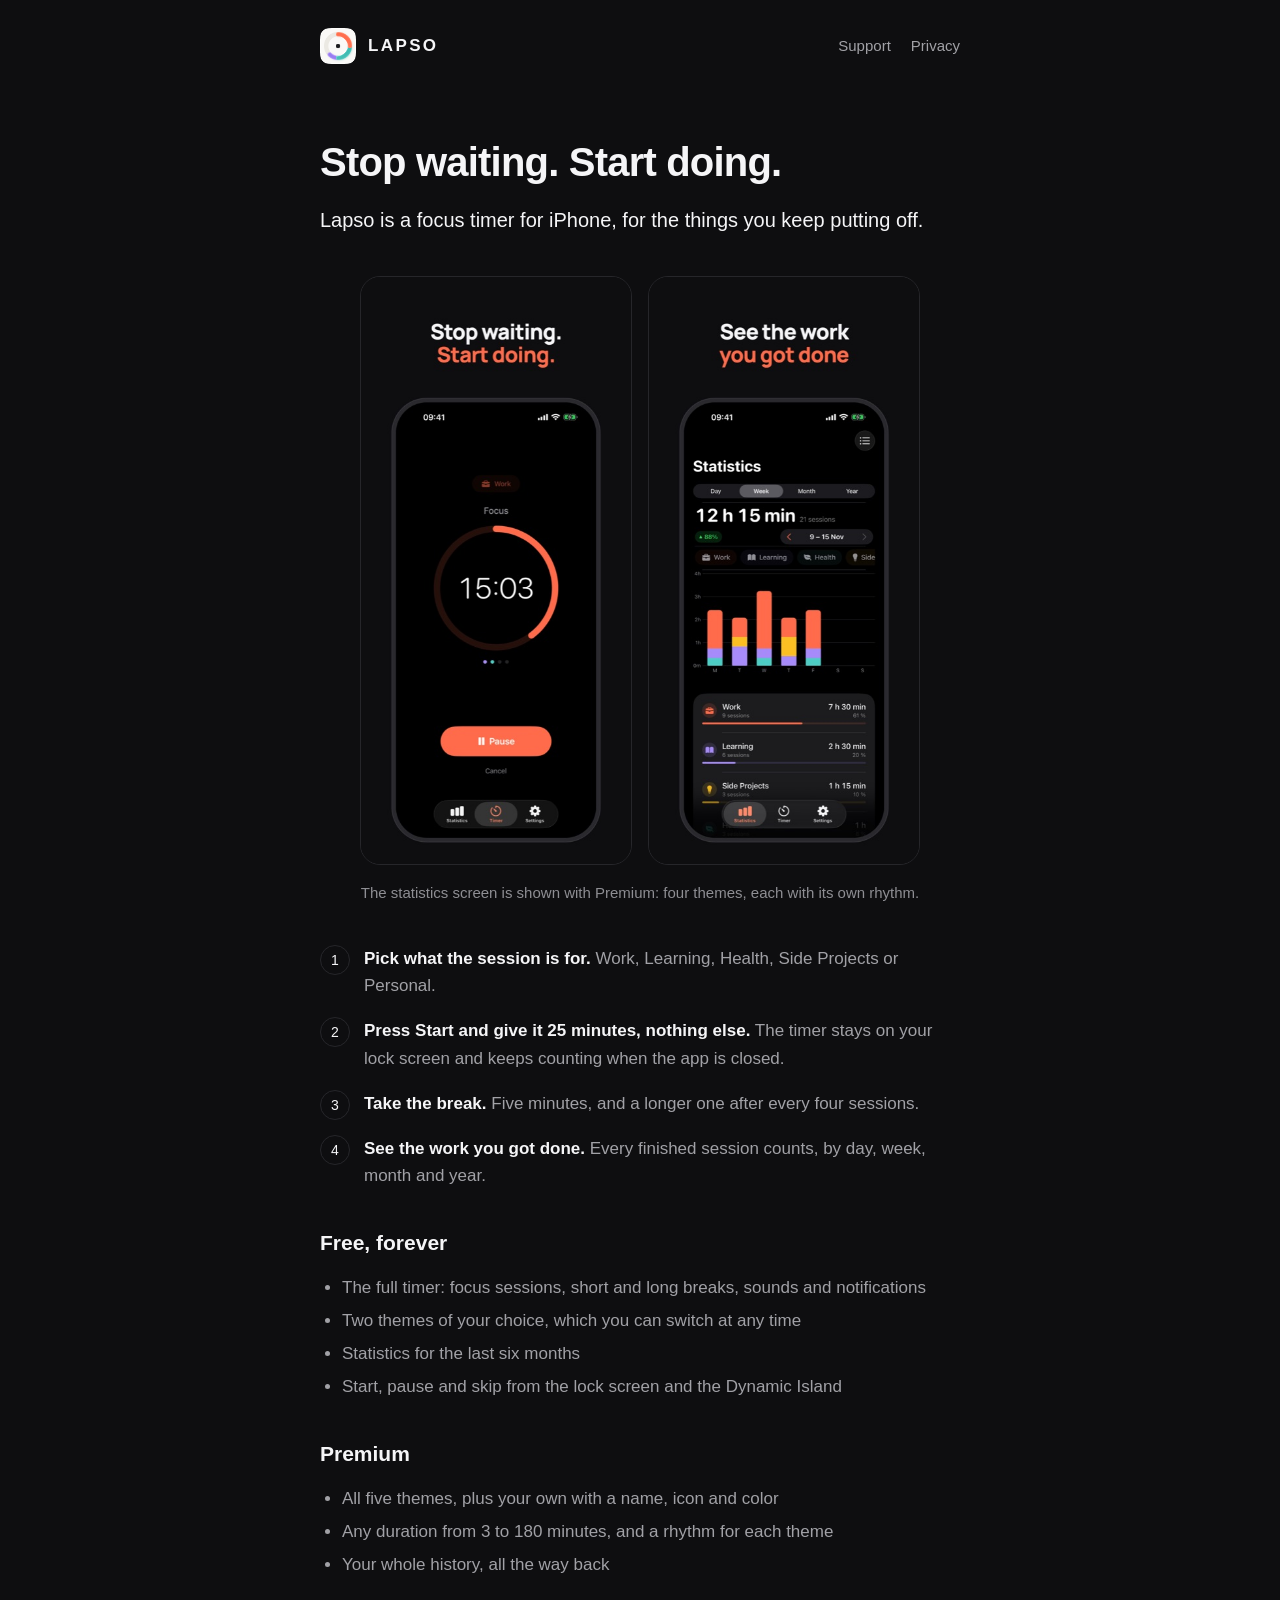
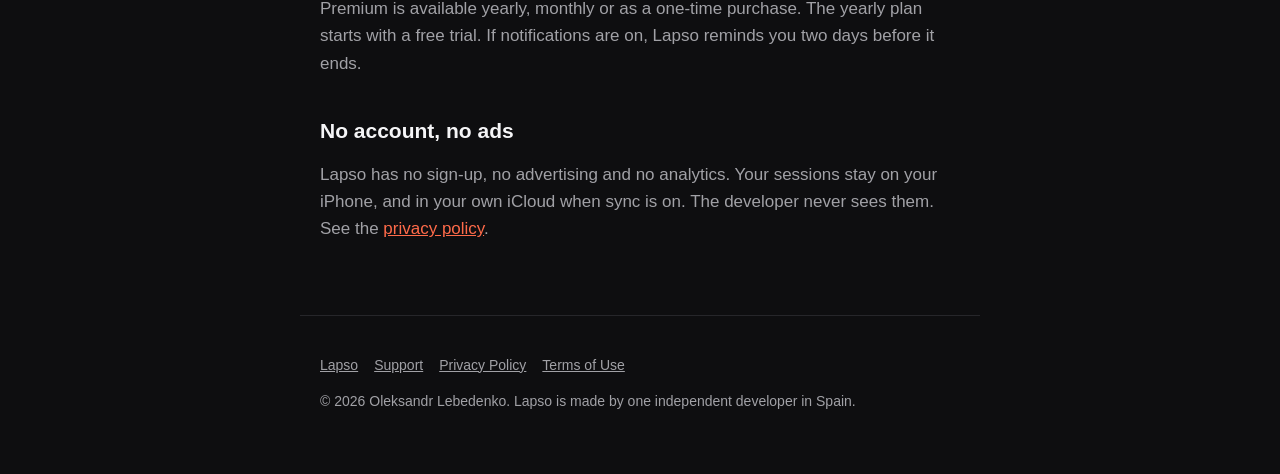
<file: index.html>
<!doctype html>
<html lang="en">
<head>
<meta charset="utf-8">
<meta name="viewport" content="width=device-width, initial-scale=1">
<title>Lapso: Focus &amp; Study Timer</title>
<meta name="description" content="Lapso is a focus timer for iPhone for the things you keep putting off. Pick what the session is for, press Start and give it 25 minutes.">
<meta name="color-scheme" content="dark">
<link rel="canonical" href="https://aleksanderlebedenko.github.io/lapso/">
<meta property="og:type" content="website">
<meta property="og:site_name" content="Lapso">
<meta property="og:title" content="Lapso: Focus &amp; Study Timer">
<meta property="og:description" content="Lapso is a focus timer for iPhone for the things you keep putting off. Pick what the session is for, press Start and give it 25 minutes.">
<meta property="og:url" content="https://aleksanderlebedenko.github.io/lapso/">
<meta property="og:image" content="https://aleksanderlebedenko.github.io/lapso/og-image.jpg">
<meta property="og:image:width" content="1200">
<meta property="og:image:height" content="630">
<meta property="og:image:alt" content="The Lapso timer screen on an iPhone, with the words Stop waiting. Start doing.">
<meta name="twitter:card" content="summary_large_image">
<meta name="twitter:title" content="Lapso: Focus &amp; Study Timer">
<meta name="twitter:description" content="Lapso is a focus timer for iPhone for the things you keep putting off. Pick what the session is for, press Start and give it 25 minutes.">
<meta name="twitter:image" content="https://aleksanderlebedenko.github.io/lapso/og-image.jpg">
<link rel="icon" href="favicon-32.png" sizes="32x32">
<link rel="apple-touch-icon" href="apple-touch-icon.png">
<link rel="stylesheet" href="style.css">
</head>
<body>
<header>
  <a class="brand" href="./"><img src="icon.png" alt="" width="36" height="36">LAPSO</a>
  <nav><a href="support.html">Support</a><a href="privacy.html">Privacy</a></nav>
</header>
<main>
<h1>Stop waiting. Start doing.</h1>
<p class="lead">Lapso is a focus timer for iPhone, for the things you keep putting off.</p>
<div class="shots">
  <img src="screen-1.jpg" width="414" height="900" loading="lazy" alt="The Lapso timer during a Work focus session, with 15:03 left and a Pause button.">
  <img src="screen-3.jpg" width="414" height="900" loading="lazy" alt="The Lapso statistics for one week: 12 hours 15 minutes in 21 sessions, as a bar chart split by theme.">
  <p class="muted shots-note">The statistics screen is shown with Premium: four themes, each with its own rhythm.</p>
</div>
<ol class="steps">
  <li><strong>Pick what the session is for.</strong> Work, Learning, Health, Side Projects or Personal.</li>
  <li><strong>Press Start and give it 25 minutes, nothing else.</strong> The timer stays on your lock screen and keeps counting when the app is closed.</li>
  <li><strong>Take the break.</strong> Five minutes, and a longer one after every four sessions.</li>
  <li><strong>See the work you got done.</strong> Every finished session counts, by day, week, month and year.</li>
</ol>
<h2>Free, forever</h2>
<ul>
  <li>The full timer: focus sessions, short and long breaks, sounds and notifications</li>
  <li>Two themes of your choice, which you can switch at any time</li>
  <li>Statistics for the last six months</li>
  <li>Start, pause and skip from the lock screen and the Dynamic Island</li>
</ul>
<h2>Premium</h2>
<ul>
  <li>All five themes, plus your own with a name, icon and color</li>
  <li>Any duration from 3 to 180 minutes, and a rhythm for each theme</li>
  <li>Your whole history, all the way back</li>
</ul>
<p>Premium is available yearly, monthly or as a one-time purchase. The yearly plan starts with a free trial. If notifications are on, Lapso reminds you two days before it ends.</p>
<h2>No account, no ads</h2>
<p>Lapso has no sign-up, no advertising and no analytics. Your sessions stay on your iPhone, and in your own iCloud when sync is on. The developer never sees them. See the <a href="privacy.html">privacy policy</a>.</p>

</main>
<footer>
  <p><a href="./">Lapso</a><a href="support.html">Support</a><a href="privacy.html">Privacy Policy</a><a href="terms.html">Terms of Use</a></p>
  <p>© 2026 Oleksandr Lebedenko. Lapso is made by one independent developer in Spain.</p>
</footer>
</body>
</html>
</file>
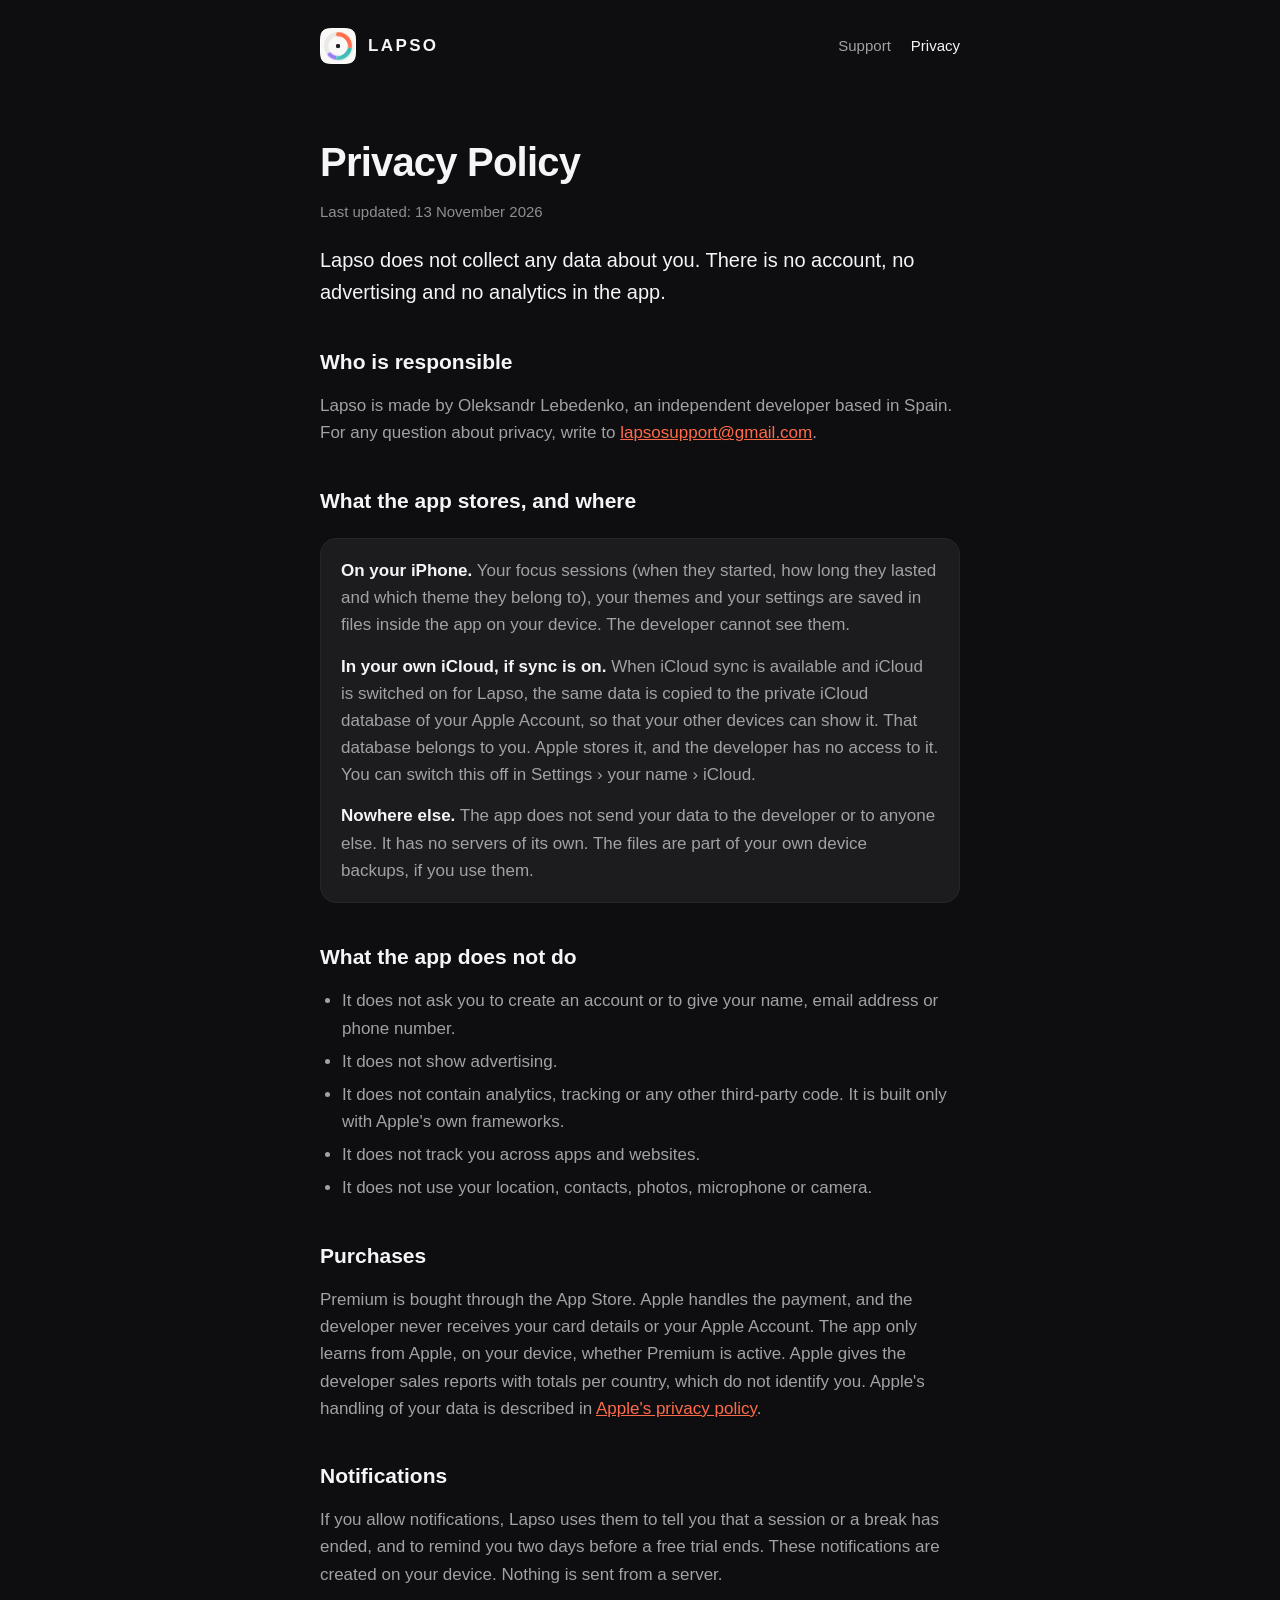
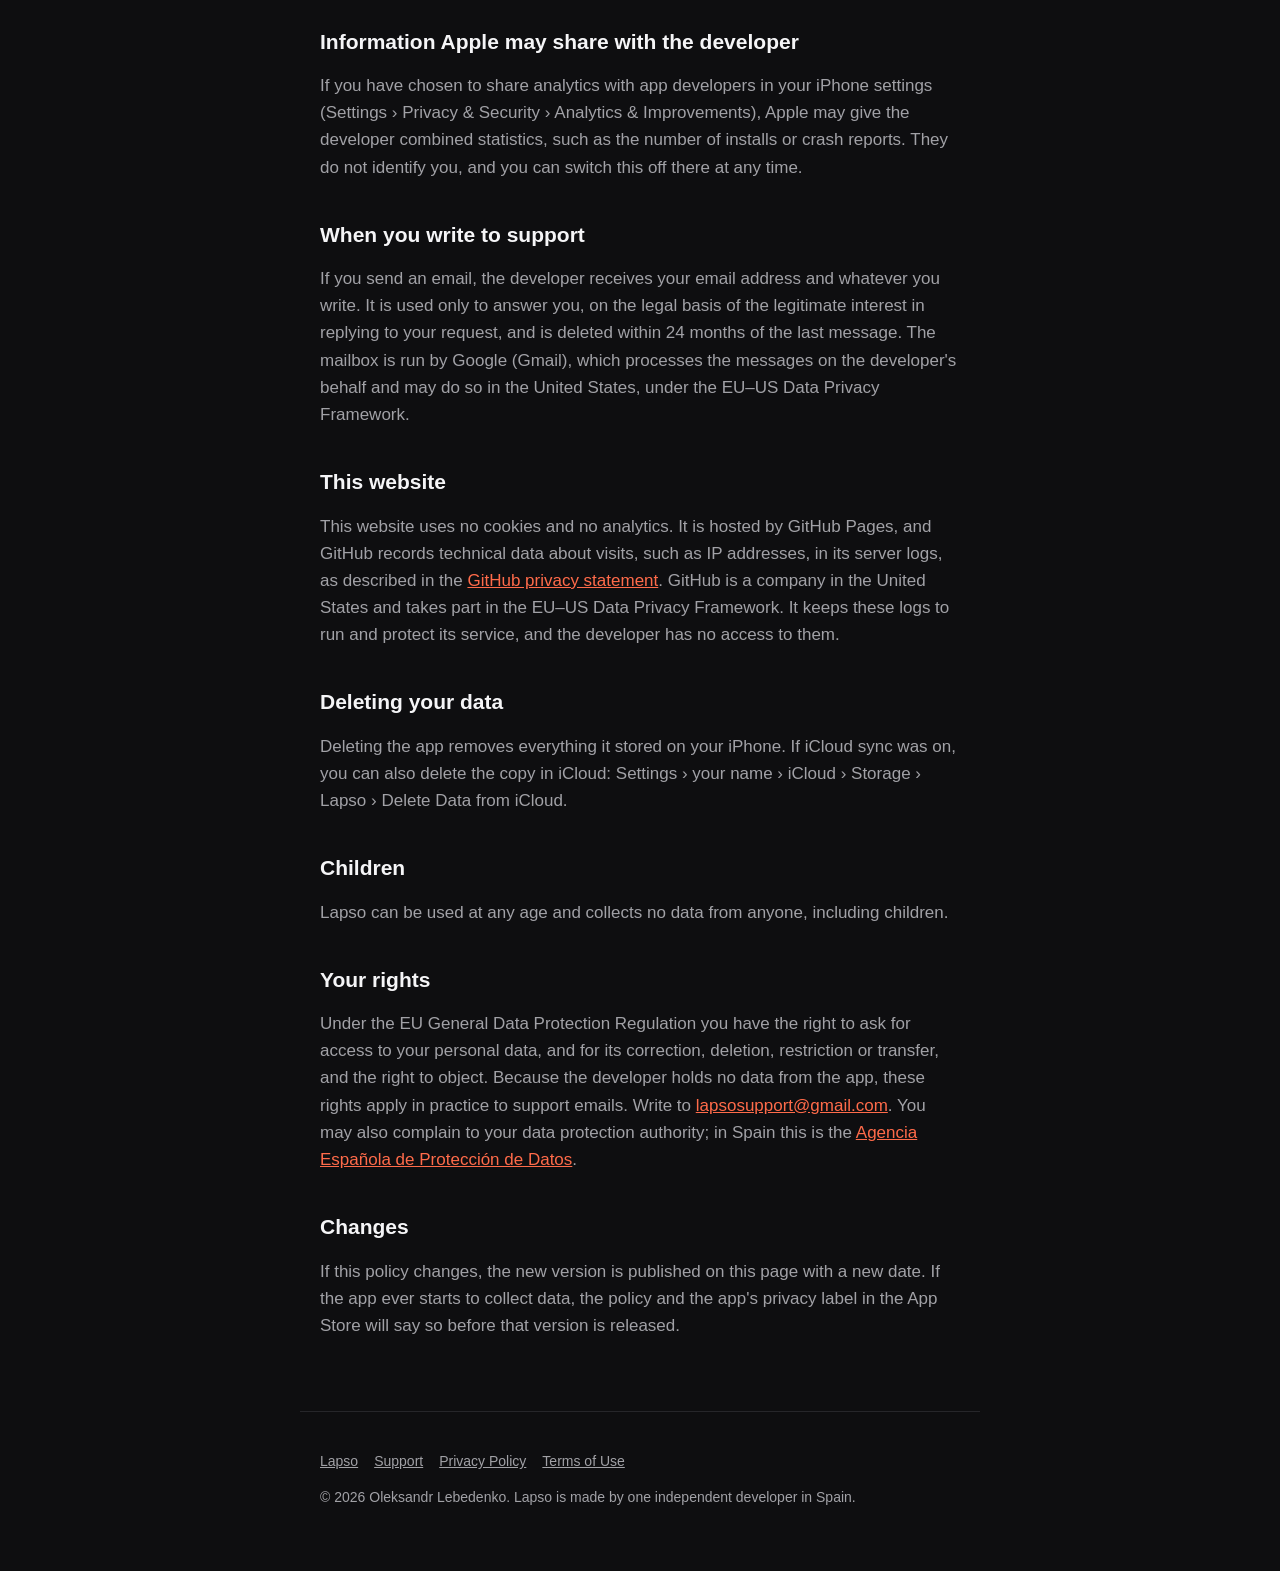
<file: privacy.html>
<!doctype html>
<html lang="en">
<head>
<meta charset="utf-8">
<meta name="viewport" content="width=device-width, initial-scale=1">
<title>Privacy Policy · Lapso</title>
<meta name="description" content="Lapso does not collect any data. Your sessions and settings stay on your iPhone.">
<meta name="color-scheme" content="dark">
<link rel="canonical" href="https://aleksanderlebedenko.github.io/lapso/privacy.html">
<meta property="og:type" content="website">
<meta property="og:site_name" content="Lapso">
<meta property="og:title" content="Privacy Policy · Lapso">
<meta property="og:description" content="Lapso does not collect any data. Your sessions and settings stay on your iPhone.">
<meta property="og:url" content="https://aleksanderlebedenko.github.io/lapso/privacy.html">
<meta property="og:image" content="https://aleksanderlebedenko.github.io/lapso/og-image.jpg">
<meta property="og:image:width" content="1200">
<meta property="og:image:height" content="630">
<meta property="og:image:alt" content="The Lapso timer screen on an iPhone, with the words Stop waiting. Start doing.">
<meta name="twitter:card" content="summary_large_image">
<meta name="twitter:title" content="Privacy Policy · Lapso">
<meta name="twitter:description" content="Lapso does not collect any data. Your sessions and settings stay on your iPhone.">
<meta name="twitter:image" content="https://aleksanderlebedenko.github.io/lapso/og-image.jpg">
<link rel="icon" href="favicon-32.png" sizes="32x32">
<link rel="apple-touch-icon" href="apple-touch-icon.png">
<link rel="stylesheet" href="style.css">
</head>
<body>
<header>
  <a class="brand" href="./"><img src="icon.png" alt="" width="36" height="36">LAPSO</a>
  <nav><a href="support.html">Support</a><a href="privacy.html" aria-current="page">Privacy</a></nav>
</header>
<main>
<h1>Privacy Policy</h1>
<p class="muted">Last updated: 13 November 2026</p>
<p class="lead">Lapso does not collect any data about you. There is no account, no advertising and no analytics in the app.</p>

<h2>Who is responsible</h2>
<p>Lapso is made by Oleksandr Lebedenko, an independent developer based in Spain. For any question about privacy, write to <a href="mailto:lapsosupport@gmail.com">lapsosupport@gmail.com</a>.</p>

<h2>What the app stores, and where</h2>
<div class="card">
  <p><strong>On your iPhone.</strong> Your focus sessions (when they started, how long they lasted and which theme they belong to), your themes and your settings are saved in files inside the app on your device. The developer cannot see them.</p>
  <p><strong>In your own iCloud, if sync is on.</strong> When iCloud sync is available and iCloud is switched on for Lapso, the same data is copied to the private iCloud database of your Apple Account, so that your other devices can show it. That database belongs to you. Apple stores it, and the developer has no access to it. You can switch this off in Settings › your name › iCloud.</p>
  <p><strong>Nowhere else.</strong> The app does not send your data to the developer or to anyone else. It has no servers of its own. The files are part of your own device backups, if you use them.</p>
</div>

<h2>What the app does not do</h2>
<ul>
  <li>It does not ask you to create an account or to give your name, email address or phone number.</li>
  <li>It does not show advertising.</li>
  <li>It does not contain analytics, tracking or any other third-party code. It is built only with Apple's own frameworks.</li>
  <li>It does not track you across apps and websites.</li>
  <li>It does not use your location, contacts, photos, microphone or camera.</li>
</ul>

<h2>Purchases</h2>
<p>Premium is bought through the App Store. Apple handles the payment, and the developer never receives your card details or your Apple Account. The app only learns from Apple, on your device, whether Premium is active. Apple gives the developer sales reports with totals per country, which do not identify you. Apple's handling of your data is described in <a href="https://www.apple.com/legal/privacy/">Apple's privacy policy</a>.</p>

<h2>Notifications</h2>
<p>If you allow notifications, Lapso uses them to tell you that a session or a break has ended, and to remind you two days before a free trial ends. These notifications are created on your device. Nothing is sent from a server.</p>

<h2>Information Apple may share with the developer</h2>
<p>If you have chosen to share analytics with app developers in your iPhone settings (Settings › Privacy &amp; Security › Analytics &amp; Improvements), Apple may give the developer combined statistics, such as the number of installs or crash reports. They do not identify you, and you can switch this off there at any time.</p>

<h2>When you write to support</h2>
<p>If you send an email, the developer receives your email address and whatever you write. It is used only to answer you, on the legal basis of the legitimate interest in replying to your request, and is deleted within 24 months of the last message. The mailbox is run by Google (Gmail), which processes the messages on the developer's behalf and may do so in the United States, under the EU–US Data Privacy Framework.</p>

<h2>This website</h2>
<p>This website uses no cookies and no analytics. It is hosted by GitHub Pages, and GitHub records technical data about visits, such as IP addresses, in its server logs, as described in the <a href="https://docs.github.com/en/site-policy/privacy-policies/github-general-privacy-statement">GitHub privacy statement</a>. GitHub is a company in the United States and takes part in the EU–US Data Privacy Framework. It keeps these logs to run and protect its service, and the developer has no access to them.</p>

<h2>Deleting your data</h2>
<p>Deleting the app removes everything it stored on your iPhone. If iCloud sync was on, you can also delete the copy in iCloud: Settings › your name › iCloud › Storage › Lapso › Delete Data from iCloud.</p>

<h2>Children</h2>
<p>Lapso can be used at any age and collects no data from anyone, including children.</p>

<h2>Your rights</h2>
<p>Under the EU General Data Protection Regulation you have the right to ask for access to your personal data, and for its correction, deletion, restriction or transfer, and the right to object. Because the developer holds no data from the app, these rights apply in practice to support emails. Write to <a href="mailto:lapsosupport@gmail.com">lapsosupport@gmail.com</a>. You may also complain to your data protection authority; in Spain this is the <a href="https://www.aepd.es/">Agencia Española de Protección de Datos</a>.</p>

<h2>Changes</h2>
<p>If this policy changes, the new version is published on this page with a new date. If the app ever starts to collect data, the policy and the app's privacy label in the App Store will say so before that version is released.</p>
</main>
<footer>
  <p><a href="./">Lapso</a><a href="support.html">Support</a><a href="privacy.html">Privacy Policy</a><a href="terms.html">Terms of Use</a></p>
  <p>© 2026 Oleksandr Lebedenko. Lapso is made by one independent developer in Spain.</p>
</footer>
</body>
</html>
</file>
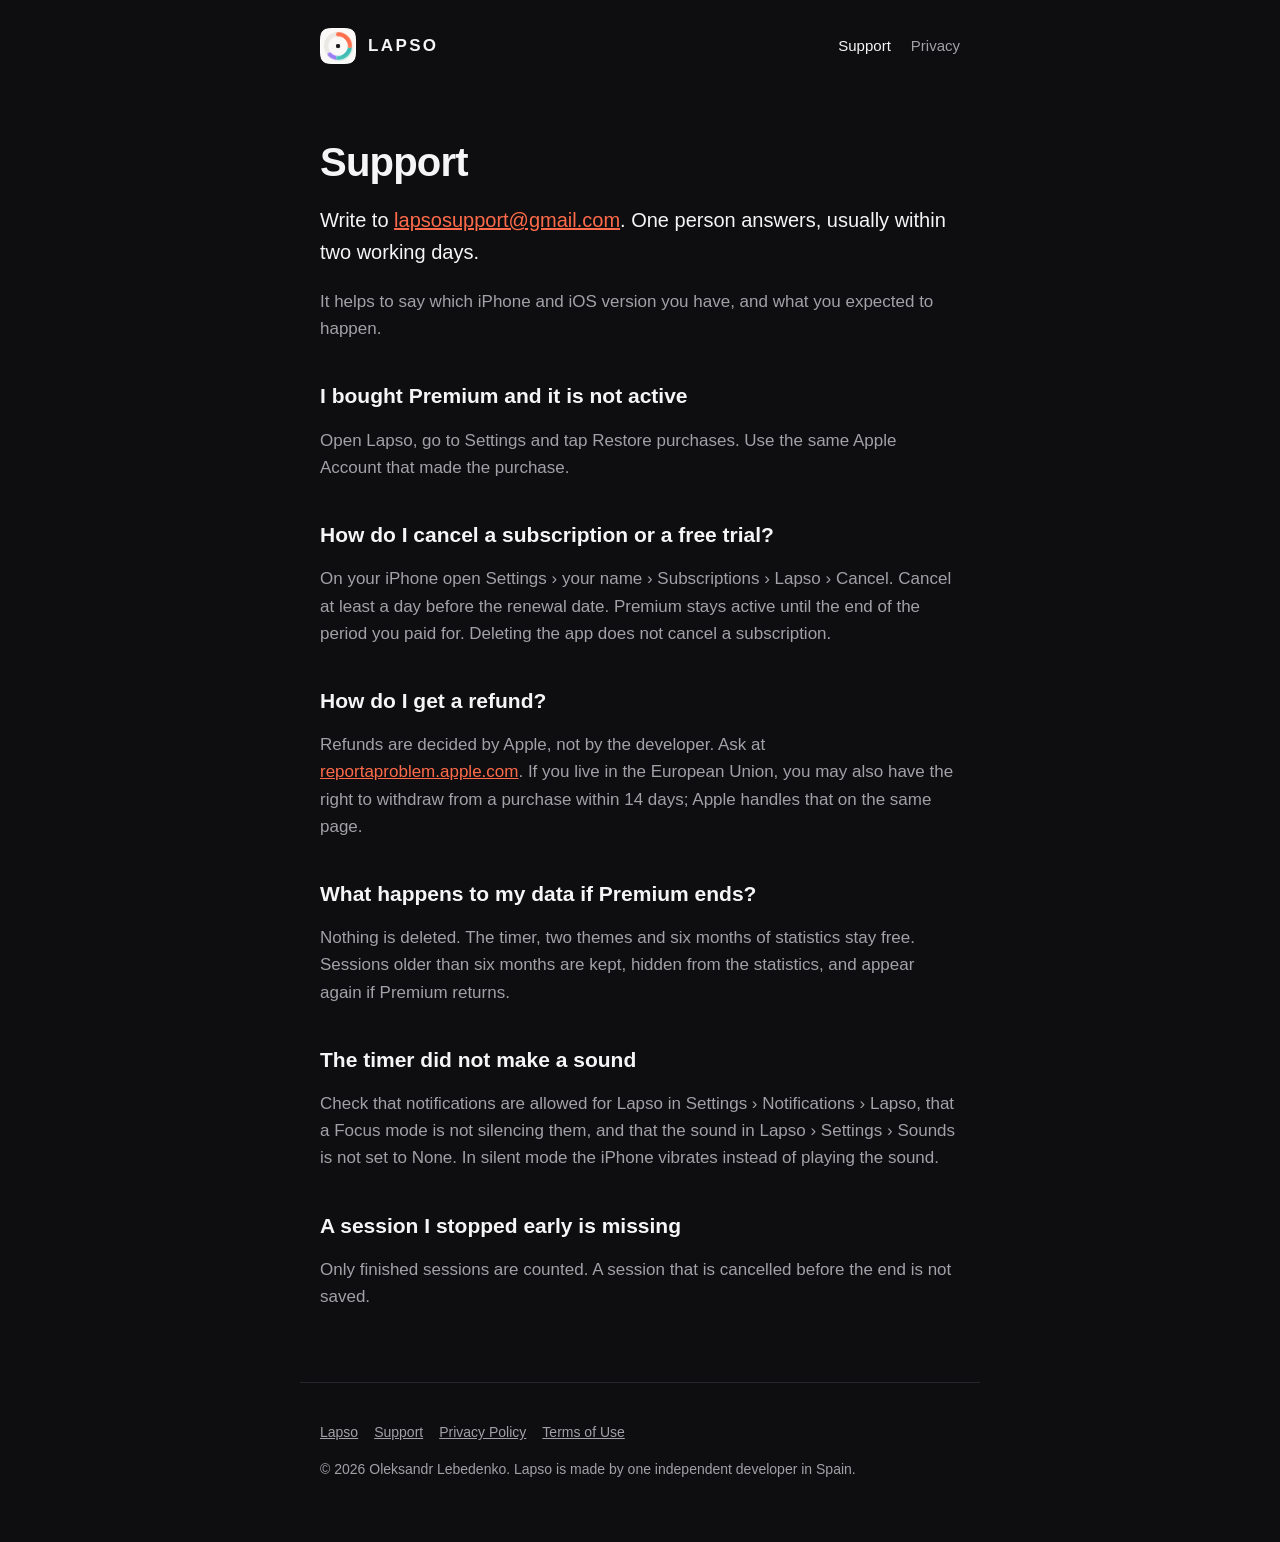
<file: support.html>
<!doctype html>
<html lang="en">
<head>
<meta charset="utf-8">
<meta name="viewport" content="width=device-width, initial-scale=1">
<title>Support · Lapso</title>
<meta name="description" content="Help with Lapso: purchases, restoring Premium, cancelling a subscription and contact.">
<meta name="color-scheme" content="dark">
<link rel="canonical" href="https://aleksanderlebedenko.github.io/lapso/support.html">
<meta property="og:type" content="website">
<meta property="og:site_name" content="Lapso">
<meta property="og:title" content="Support · Lapso">
<meta property="og:description" content="Help with Lapso: purchases, restoring Premium, cancelling a subscription and contact.">
<meta property="og:url" content="https://aleksanderlebedenko.github.io/lapso/support.html">
<meta property="og:image" content="https://aleksanderlebedenko.github.io/lapso/og-image.jpg">
<meta property="og:image:width" content="1200">
<meta property="og:image:height" content="630">
<meta property="og:image:alt" content="The Lapso timer screen on an iPhone, with the words Stop waiting. Start doing.">
<meta name="twitter:card" content="summary_large_image">
<meta name="twitter:title" content="Support · Lapso">
<meta name="twitter:description" content="Help with Lapso: purchases, restoring Premium, cancelling a subscription and contact.">
<meta name="twitter:image" content="https://aleksanderlebedenko.github.io/lapso/og-image.jpg">
<link rel="icon" href="favicon-32.png" sizes="32x32">
<link rel="apple-touch-icon" href="apple-touch-icon.png">
<link rel="stylesheet" href="style.css">
</head>
<body>
<header>
  <a class="brand" href="./"><img src="icon.png" alt="" width="36" height="36">LAPSO</a>
  <nav><a href="support.html" aria-current="page">Support</a><a href="privacy.html">Privacy</a></nav>
</header>
<main>
<h1>Support</h1>
<p class="lead">Write to <a href="mailto:lapsosupport@gmail.com">lapsosupport@gmail.com</a>. One person answers, usually within two working days.</p>
<p>It helps to say which iPhone and iOS version you have, and what you expected to happen.</p>

<h2>I bought Premium and it is not active</h2>
<p>Open Lapso, go to Settings and tap Restore purchases. Use the same Apple Account that made the purchase.</p>

<h2>How do I cancel a subscription or a free trial?</h2>
<p>On your iPhone open Settings › your name › Subscriptions › Lapso › Cancel. Cancel at least a day before the renewal date. Premium stays active until the end of the period you paid for. Deleting the app does not cancel a subscription.</p>

<h2>How do I get a refund?</h2>
<p>Refunds are decided by Apple, not by the developer. Ask at <a href="https://reportaproblem.apple.com">reportaproblem.apple.com</a>. If you live in the European Union, you may also have the right to withdraw from a purchase within 14 days; Apple handles that on the same page.</p>

<h2>What happens to my data if Premium ends?</h2>
<p>Nothing is deleted. The timer, two themes and six months of statistics stay free. Sessions older than six months are kept, hidden from the statistics, and appear again if Premium returns.</p>

<h2>The timer did not make a sound</h2>
<p>Check that notifications are allowed for Lapso in Settings › Notifications › Lapso, that a Focus mode is not silencing them, and that the sound in Lapso › Settings › Sounds is not set to None. In silent mode the iPhone vibrates instead of playing the sound.</p>

<h2>A session I stopped early is missing</h2>
<p>Only finished sessions are counted. A session that is cancelled before the end is not saved.</p>
</main>
<footer>
  <p><a href="./">Lapso</a><a href="support.html">Support</a><a href="privacy.html">Privacy Policy</a><a href="terms.html">Terms of Use</a></p>
  <p>© 2026 Oleksandr Lebedenko. Lapso is made by one independent developer in Spain.</p>
</footer>
</body>
</html>
</file>
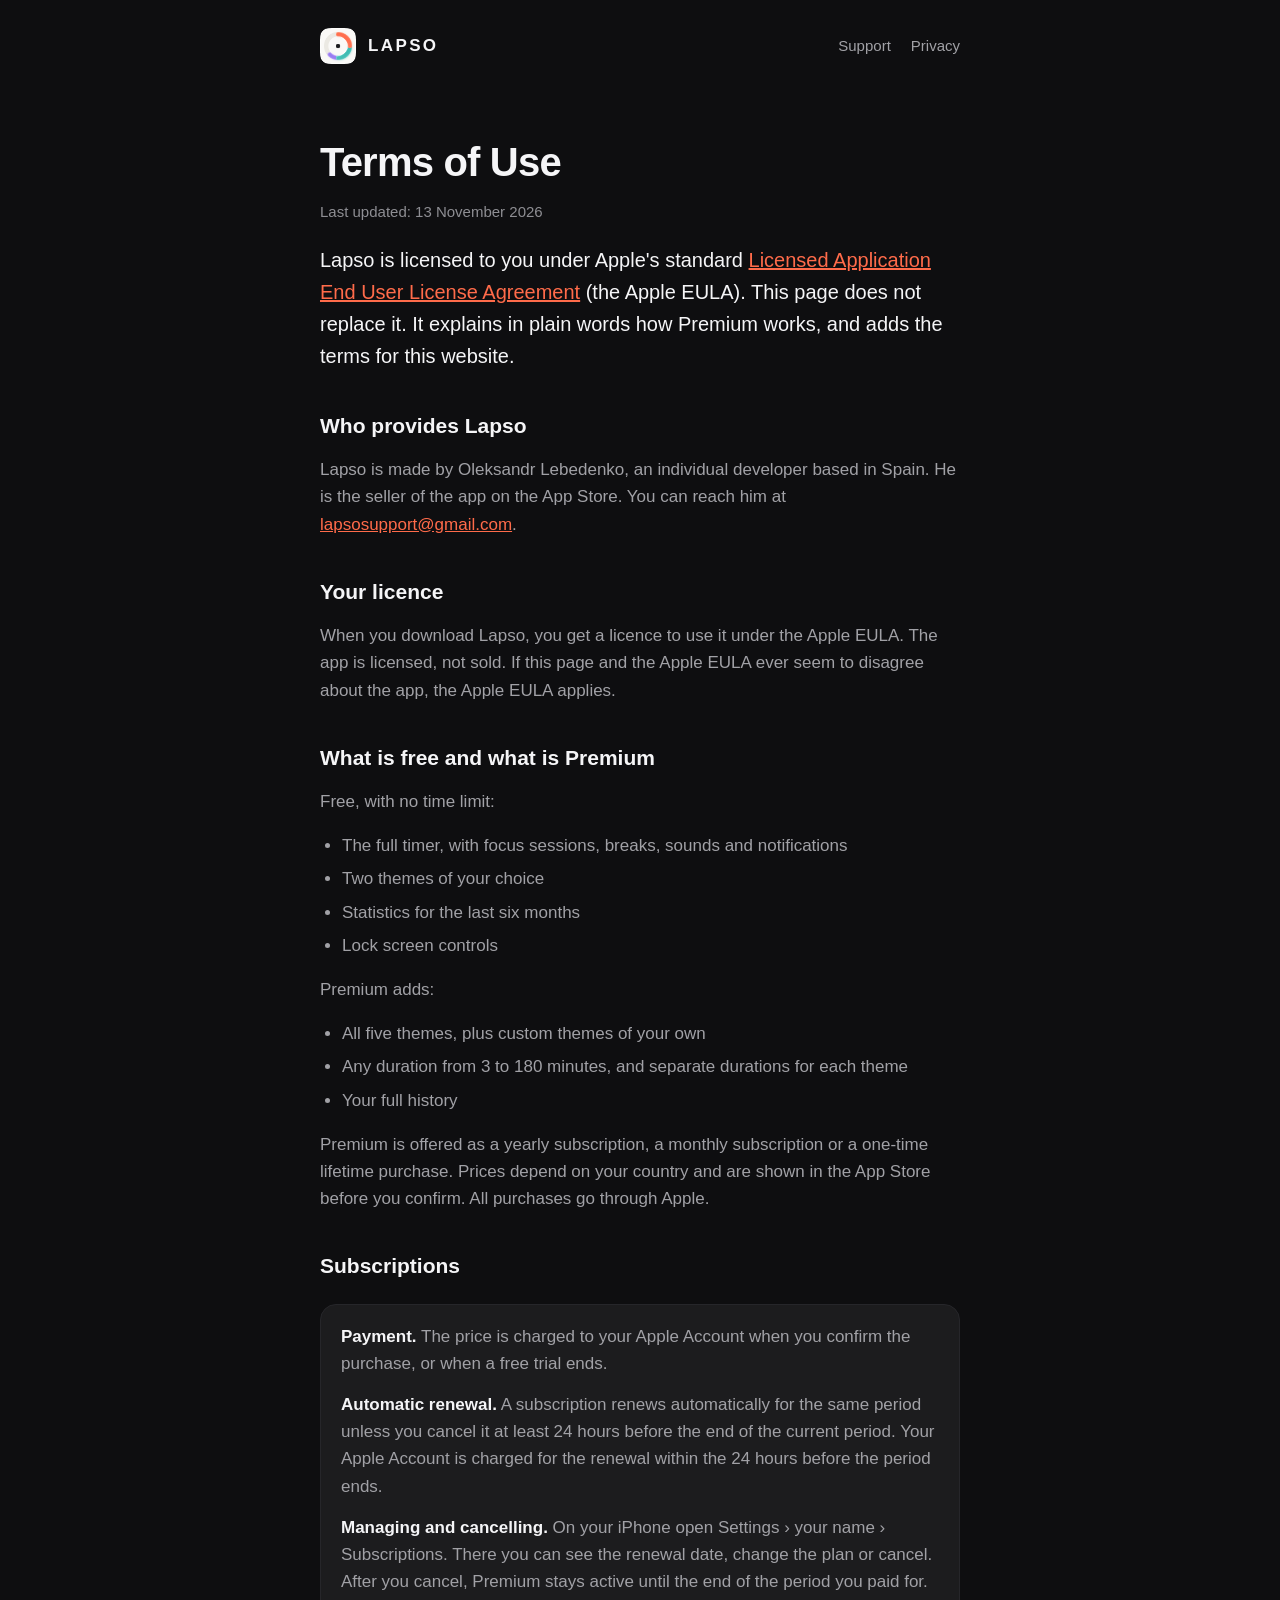
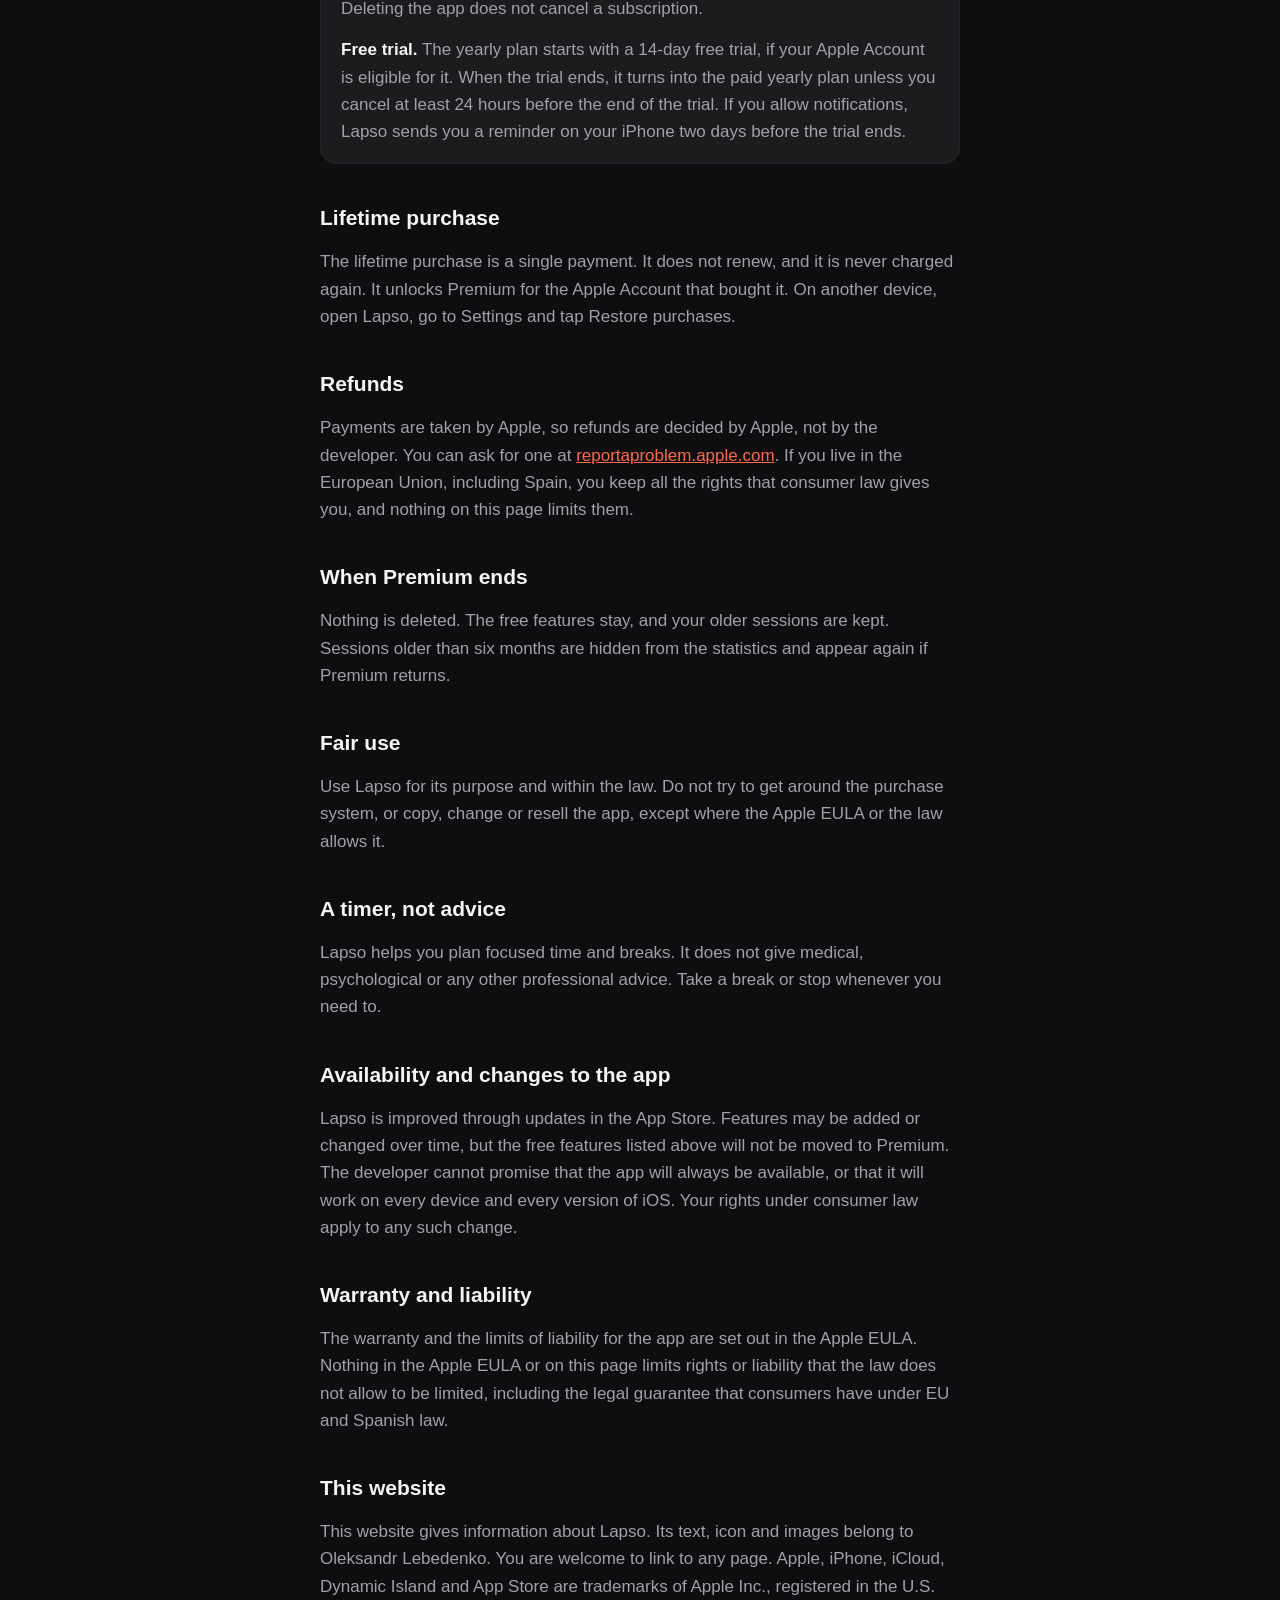
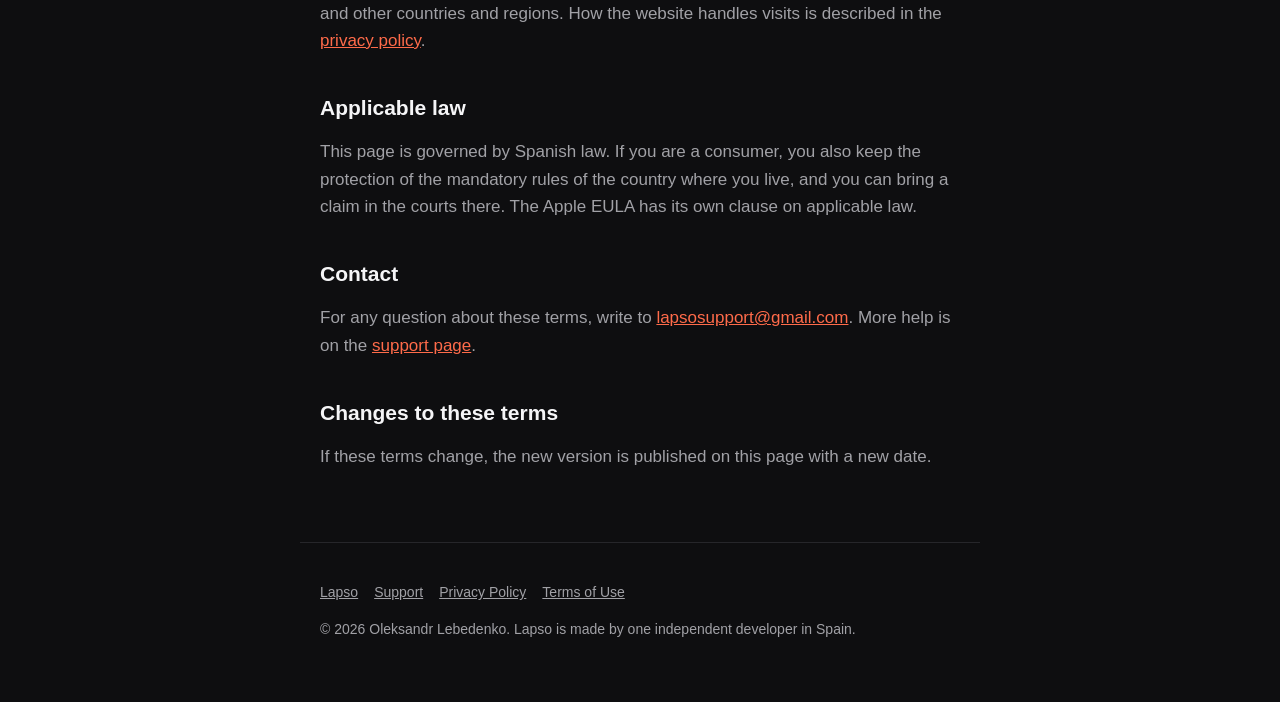
<file: terms.html>
<!doctype html>
<html lang="en">
<head>
<meta charset="utf-8">
<meta name="viewport" content="width=device-width, initial-scale=1">
<title>Terms of Use · Lapso</title>
<meta name="description" content="How Lapso and Premium work: the licence, subscriptions, free trial, lifetime purchase, refunds and contact.">
<meta name="color-scheme" content="dark">
<link rel="canonical" href="https://aleksanderlebedenko.github.io/lapso/terms.html">
<meta property="og:type" content="website">
<meta property="og:site_name" content="Lapso">
<meta property="og:title" content="Terms of Use · Lapso">
<meta property="og:description" content="How Lapso and Premium work: the licence, subscriptions, free trial, lifetime purchase, refunds and contact.">
<meta property="og:url" content="https://aleksanderlebedenko.github.io/lapso/terms.html">
<meta property="og:image" content="https://aleksanderlebedenko.github.io/lapso/og-image.jpg">
<meta property="og:image:width" content="1200">
<meta property="og:image:height" content="630">
<meta property="og:image:alt" content="The Lapso timer screen on an iPhone, with the words Stop waiting. Start doing.">
<meta name="twitter:card" content="summary_large_image">
<meta name="twitter:title" content="Terms of Use · Lapso">
<meta name="twitter:description" content="How Lapso and Premium work: the licence, subscriptions, free trial, lifetime purchase, refunds and contact.">
<meta name="twitter:image" content="https://aleksanderlebedenko.github.io/lapso/og-image.jpg">
<link rel="icon" href="favicon-32.png" sizes="32x32">
<link rel="apple-touch-icon" href="apple-touch-icon.png">
<link rel="stylesheet" href="style.css">
</head>
<body>
<header>
  <a class="brand" href="./"><img src="icon.png" alt="" width="36" height="36">LAPSO</a>
  <nav><a href="support.html">Support</a><a href="privacy.html">Privacy</a></nav>
</header>
<main>
<h1>Terms of Use</h1>
<p class="muted">Last updated: 13 November 2026</p>
<p class="lead">Lapso is licensed to you under Apple's standard <a href="https://www.apple.com/legal/internet-services/itunes/dev/stdeula/">Licensed Application End User License Agreement</a> (the Apple EULA). This page does not replace it. It explains in plain words how Premium works, and adds the terms for this website.</p>

<h2>Who provides Lapso</h2>
<p>Lapso is made by Oleksandr Lebedenko, an individual developer based in Spain. He is the seller of the app on the App Store. You can reach him at <a href="mailto:lapsosupport@gmail.com">lapsosupport@gmail.com</a>.</p>

<h2>Your licence</h2>
<p>When you download Lapso, you get a licence to use it under the Apple EULA. The app is licensed, not sold. If this page and the Apple EULA ever seem to disagree about the app, the Apple EULA applies.</p>

<h2>What is free and what is Premium</h2>
<p>Free, with no time limit:</p>
<ul>
  <li>The full timer, with focus sessions, breaks, sounds and notifications</li>
  <li>Two themes of your choice</li>
  <li>Statistics for the last six months</li>
  <li>Lock screen controls</li>
</ul>
<p>Premium adds:</p>
<ul>
  <li>All five themes, plus custom themes of your own</li>
  <li>Any duration from 3 to 180 minutes, and separate durations for each theme</li>
  <li>Your full history</li>
</ul>
<p>Premium is offered as a yearly subscription, a monthly subscription or a one-time lifetime purchase. Prices depend on your country and are shown in the App Store before you confirm. All purchases go through Apple.</p>

<h2>Subscriptions</h2>
<div class="card">
  <p><strong>Payment.</strong> The price is charged to your Apple Account when you confirm the purchase, or when a free trial ends.</p>
  <p><strong>Automatic renewal.</strong> A subscription renews automatically for the same period unless you cancel it at least 24 hours before the end of the current period. Your Apple Account is charged for the renewal within the 24 hours before the period ends.</p>
  <p><strong>Managing and cancelling.</strong> On your iPhone open Settings › your name › Subscriptions. There you can see the renewal date, change the plan or cancel. After you cancel, Premium stays active until the end of the period you paid for. Deleting the app does not cancel a subscription.</p>
  <p><strong>Free trial.</strong> The yearly plan starts with a 14-day free trial, if your Apple Account is eligible for it. When the trial ends, it turns into the paid yearly plan unless you cancel at least 24 hours before the end of the trial. If you allow notifications, Lapso sends you a reminder on your iPhone two days before the trial ends.</p>
</div>

<h2>Lifetime purchase</h2>
<p>The lifetime purchase is a single payment. It does not renew, and it is never charged again. It unlocks Premium for the Apple Account that bought it. On another device, open Lapso, go to Settings and tap Restore purchases.</p>

<h2>Refunds</h2>
<p>Payments are taken by Apple, so refunds are decided by Apple, not by the developer. You can ask for one at <a href="https://reportaproblem.apple.com">reportaproblem.apple.com</a>. If you live in the European Union, including Spain, you keep all the rights that consumer law gives you, and nothing on this page limits them.</p>

<h2>When Premium ends</h2>
<p>Nothing is deleted. The free features stay, and your older sessions are kept. Sessions older than six months are hidden from the statistics and appear again if Premium returns.</p>

<h2>Fair use</h2>
<p>Use Lapso for its purpose and within the law. Do not try to get around the purchase system, or copy, change or resell the app, except where the Apple EULA or the law allows it.</p>

<h2>A timer, not advice</h2>
<p>Lapso helps you plan focused time and breaks. It does not give medical, psychological or any other professional advice. Take a break or stop whenever you need to.</p>

<h2>Availability and changes to the app</h2>
<p>Lapso is improved through updates in the App Store. Features may be added or changed over time, but the free features listed above will not be moved to Premium. The developer cannot promise that the app will always be available, or that it will work on every device and every version of iOS. Your rights under consumer law apply to any such change.</p>

<h2>Warranty and liability</h2>
<p>The warranty and the limits of liability for the app are set out in the Apple EULA. Nothing in the Apple EULA or on this page limits rights or liability that the law does not allow to be limited, including the legal guarantee that consumers have under EU and Spanish law.</p>

<h2>This website</h2>
<p>This website gives information about Lapso. Its text, icon and images belong to Oleksandr Lebedenko. You are welcome to link to any page. Apple, iPhone, iCloud, Dynamic Island and App Store are trademarks of Apple Inc., registered in the U.S. and other countries and regions. How the website handles visits is described in the <a href="privacy.html">privacy policy</a>.</p>

<h2>Applicable law</h2>
<p>This page is governed by Spanish law. If you are a consumer, you also keep the protection of the mandatory rules of the country where you live, and you can bring a claim in the courts there. The Apple EULA has its own clause on applicable law.</p>

<h2>Contact</h2>
<p>For any question about these terms, write to <a href="mailto:lapsosupport@gmail.com">lapsosupport@gmail.com</a>. More help is on the <a href="support.html">support page</a>.</p>

<h2>Changes to these terms</h2>
<p>If these terms change, the new version is published on this page with a new date.</p>
</main>
<footer>
  <p><a href="./">Lapso</a><a href="support.html">Support</a><a href="privacy.html">Privacy Policy</a><a href="terms.html">Terms of Use</a></p>
  <p>© 2026 Oleksandr Lebedenko. Lapso is made by one independent developer in Spain.</p>
</footer>
</body>
</html>
</file>
<file: style.css>
:root {
  --ground: #0E0E10; --surface: #1C1C1E; --line: #26262A;
  --text: #F5F5F7; --secondary: #A1A1A6; --muted: #8E8E93; --accent: #FF6B4A;
}
* { box-sizing: border-box; }
html { -webkit-text-size-adjust: 100%; }
body {
  margin: 0; background: var(--ground); color: var(--text);
  font: 17px/1.6 -apple-system, BlinkMacSystemFont, "Segoe UI", Roboto, "Helvetica Neue", Arial, sans-serif;
}
main, header, footer { max-width: 680px; margin: 0 auto; padding: 0 20px; }
header { display: flex; flex-wrap: wrap; align-items: center; justify-content: space-between; gap: 12px 20px; padding-top: 28px; padding-bottom: 28px; }
.brand { display: flex; align-items: center; gap: 12px; color: var(--text); text-decoration: none; font-weight: 700; letter-spacing: 0.14em; }
.brand img { width: 36px; height: 36px; border-radius: 8px; }
nav { display: flex; gap: 20px; }
nav a { color: var(--secondary); text-decoration: none; font-size: 15px; }
nav a:hover, nav a[aria-current] { color: var(--text); }
h1 { font-size: 40px; line-height: 1.1; font-weight: 800; letter-spacing: -0.02em; margin: 48px 0 16px; text-wrap: balance; overflow-wrap: break-word; }
h2 { font-size: 21px; line-height: 1.3; margin: 40px 0 8px; text-wrap: balance; }
p, li { color: var(--secondary); }
p.lead { font-size: 20px; color: var(--text); }
strong { color: var(--text); font-weight: 600; }
a { color: var(--accent); }
main a { overflow-wrap: anywhere; }
a:focus-visible { outline: 2px solid var(--accent); outline-offset: 3px; border-radius: 4px; }
ul { padding-left: 22px; }
li { margin: 6px 0; }
.card { background: var(--surface); border: 1px solid var(--line); border-radius: 16px; padding: 4px 20px; margin: 24px 0; }
.card p { margin: 14px 0; }
.steps { list-style: none; padding: 0; counter-reset: s; }
.steps li { counter-increment: s; padding-left: 44px; position: relative; margin: 18px 0; }
.steps li::before { content: counter(s); position: absolute; left: 0; top: 0; width: 28px; height: 28px; border-radius: 50%; border: 1px solid var(--line); color: var(--text); font-size: 14px; display: grid; place-items: center; }
.muted { color: var(--muted); font-size: 15px; }
.shots { display: grid; grid-template-columns: 1fr 1fr; gap: 16px; max-width: 560px; margin: 40px auto; }
.shots-note { grid-column: 1 / -1; margin: 0; text-align: center; }
.shots img { display: block; width: 100%; height: auto; border-radius: 20px; border: 1px solid var(--line); background: var(--surface); }
footer { border-top: 1px solid var(--line); margin-top: 72px; padding-top: 24px; padding-bottom: 48px; color: var(--muted); font-size: 14px; }
footer a { color: var(--secondary); margin-right: 16px; display: inline-block; }
footer a:hover { color: var(--text); }
@media (max-width: 480px) {
  h1 { font-size: 32px; margin-top: 32px; }
  nav { gap: 14px; }
  .shots { gap: 10px; margin: 32px 0; }
  .shots img { border-radius: 14px; }
}
</file>
